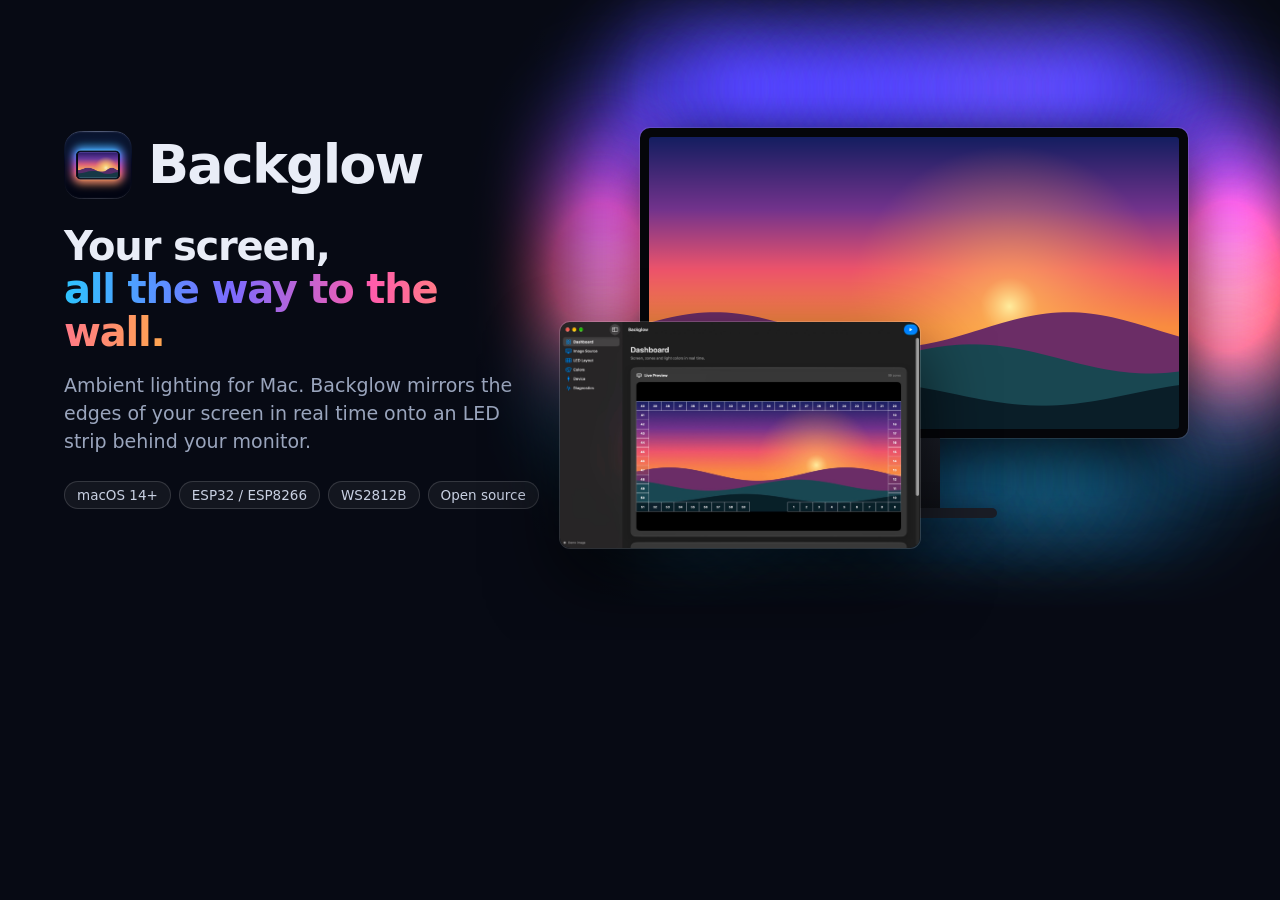
<file: docs/images/hero.html>
<!doctype html>
<html><head><meta charset="utf-8">
<!-- Source of backglow-hero.jpg, the README header. Render from this folder with:
  "/Applications/Google Chrome.app/Contents/MacOS/Google Chrome" --headless=new --hide-scrollbars \
    --force-device-scale-factor=2 --window-size=1280,640 --virtual-time-budget=2000 \
    --screenshot="$PWD/hero.png" "file://$PWD/hero.html"
  sips -s format jpeg -s formatOptions 90 hero.png --out backglow-hero.jpg && rm hero.png -->
<style>
  * { box-sizing: border-box; margin: 0; }
  html, body { width: 1280px; height: 640px; overflow: hidden; background: #070a14; }
  body { position: relative; font-family: -apple-system, "SF Pro Display", system-ui, sans-serif; color: #e9edf7; -webkit-font-smoothing: antialiased; }
  #wall { position: absolute; inset: 0; width: 1280px; height: 640px; }
  .text { position: absolute; left: 64px; top: 0; bottom: 0; width: 480px; display: flex; flex-direction: column; justify-content: center; }
  .brand { display: flex; align-items: center; gap: 16px; margin-bottom: 26px; }
  .brand img { width: 68px; height: 68px; }
  .brand span { font-size: 54px; font-weight: 700; letter-spacing: -0.035em; }
  h1 { font-size: 40px; line-height: 1.08; letter-spacing: -0.03em; font-weight: 700; margin-bottom: 18px; }
  .glow { background: linear-gradient(90deg, #2ec4ff, #7a6bff 35%, #ff5cab 65%, #ffa64f); -webkit-background-clip: text; background-clip: text; color: transparent; }
  p { color: #9aa5bd; font-size: 19px; line-height: 1.45; margin-bottom: 26px; }
  .chips { display: flex; flex-wrap: wrap; gap: 8px; }
  .chips span { font-size: 13.5px; color: #c9d1e3; border: 1px solid rgba(255,255,255,0.14); background: rgba(255,255,255,0.05); border-radius: 999px; padding: 5px 12px; }
  .monitor { position: absolute; left: 640px; top: 128px; width: 548px; height: 310px; border-radius: 10px; background: #05060a; padding: 9px; box-shadow: 0 0 0 1px rgba(255,255,255,0.10), 0 24px 60px rgba(0,0,0,0.55); }
  .monitor canvas { width: 530px; height: 292px; border-radius: 3px; display: block; }
  .stand { position: absolute; left: 884px; top: 438px; width: 56px; height: 72px; background: linear-gradient(#1a1d26, #11131a); }
  .foot { position: absolute; left: 837px; top: 508px; width: 160px; height: 10px; border-radius: 5px; background: #1a1d26; box-shadow: 0 10px 30px rgba(0,0,0,0.6); }
  .window { position: absolute; left: 560px; top: 322px; width: 360px; border-radius: 10px; overflow: hidden; box-shadow: 0 0 0 1px rgba(255,255,255,0.16), 0 30px 70px rgba(0,0,0,0.7); }
  .window img { width: 100%; display: block; }
</style></head>
<body>
<canvas id="wall" width="2560" height="1280"></canvas>
<div class="text">
  <div class="brand"><img src="../../Website/public/assets/icon.png" alt=""><span>Backglow</span></div>
  <h1>Your screen,<br><span class="glow">all the way to the wall.</span></h1>
  <p>Ambient lighting for Mac. Backglow mirrors the edges of your screen in real time onto an LED strip behind your monitor.</p>
  <div class="chips"><span>macOS 14+</span><span>ESP32 / ESP8266</span><span>WS2812B</span><span>Open source</span></div>
</div>
<div class="monitor"><canvas id="screen" width="1060" height="584"></canvas></div>
<div class="stand"></div><div class="foot"></div>
<div class="window"><img src="../../Website/public/assets/screens/en/dashboard.jpg" alt=""></div>
<script>
// The app's demo frame (ScreenshotMode.swift, DemoImage), without the letterbox bars.
const sc = document.getElementById('screen'), c = sc.getContext('2d');
const W = sc.width, H = sc.height;
const rgb = (r, g, b, a = 1) => `rgba(${r*255|0},${g*255|0},${b*255|0},${a})`;
// CoreGraphics draws with y up; flip so the code reads the same.
c.translate(0, H); c.scale(1, -1);
const sky = c.createLinearGradient(0, H * 0.35, 0, H);
[[0, rgb(.98,.55,.25)], [.3, rgb(.93,.33,.42)], [.62, rgb(.45,.20,.55)], [1, rgb(.08,.12,.38)]].forEach(([o, col]) => sky.addColorStop(o, col));
c.fillStyle = rgb(.98,.55,.25); c.fillRect(0, 0, W, H);
c.fillStyle = sky; c.fillRect(0, H * 0.35, W, H);
const sun = [W * 0.68, H * 0.42];
const glow = c.createRadialGradient(...sun, 0, ...sun, H * 0.55);
glow.addColorStop(0, rgb(1,.93,.62)); glow.addColorStop(.18, rgb(1,.75,.35,.6)); glow.addColorStop(1, rgb(1,.6,.3,0));
c.fillStyle = glow; c.fillRect(0, 0, W, H);
function hills(base, amp, phase, fill) {
  c.beginPath(); c.moveTo(0, 0);
  for (let s = 0; s <= 96; s++) { const x = W * s / 96; c.lineTo(x, H * base + amp * H * Math.sin(x / W * Math.PI * 3 + phase)); }
  c.lineTo(W, 0); c.closePath(); c.fillStyle = fill; c.fill();
}
hills(.34, .06, .4, rgb(.42,.18,.40)); hills(.24, .05, 2.1, rgb(.10,.28,.32)); hills(.12, .04, 4.0, rgb(.04,.12,.16));

// Backglow in miniature: average each edge zone and throw its color onto the wall.
const wall = document.getElementById('wall').getContext('2d');
wall.scale(2, 2);
const data = c.getImageData(0, 0, W, H).data;
function avg(x0, y0, w, h) {
  let r = 0, g = 0, b = 0, n = 0;
  for (let y = y0; y < y0 + h; y += 2) for (let x = x0; x < x0 + w; x += 2) {
    const i = (y * W + x) * 4; r += data[i]; g += data[i+1]; b += data[i+2]; n++;
  }
  return [r / n, g / n, b / n];
}
const M = { x: 640, y: 128, w: 548, h: 310 }, cols = 21, rows = 12, depth = 0.12;
const zones = [];
for (let i = 0; i < cols; i++) {
  const zx = Math.floor(i * W / cols), zw = Math.ceil(W / cols);
  zones.push({ col: avg(zx, 0, zw, H * depth | 0), px: M.x + (i + .5) * M.w / cols, py: M.y, dx: 0, dy: -1 });
  zones.push({ col: avg(zx, H - (H * depth | 0), zw, H * depth | 0), px: M.x + (i + .5) * M.w / cols, py: M.y + M.h, dx: 0, dy: 1 });
}
for (let j = 0; j < rows; j++) {
  const zy = Math.floor(j * H / rows), zh = Math.ceil(H / rows);
  zones.push({ col: avg(0, zy, W * depth | 0, zh), px: M.x, py: M.y + (j + .5) * M.h / rows, dx: -1, dy: 0 });
  zones.push({ col: avg(W - (W * depth | 0), zy, W * depth | 0, zh), px: M.x + M.w, py: M.y + (j + .5) * M.h / rows, dx: 1, dy: 0 });
}
wall.fillStyle = '#070a14'; wall.fillRect(0, 0, 1280, 640);
wall.filter = 'blur(38px) saturate(1.35)';
wall.globalCompositeOperation = 'lighter';
for (const z of zones) {
  const cx = z.px + z.dx * 40, cy = z.py + z.dy * 40, r = 120;
  const g = wall.createRadialGradient(cx, cy, 0, cx, cy, r);
  const [R, G, B] = z.col.map(v => v | 0);
  g.addColorStop(0, `rgba(${R},${G},${B},0.42)`); g.addColorStop(1, `rgba(${R},${G},${B},0)`);
  wall.fillStyle = g; wall.beginPath(); wall.arc(cx, cy, r, 0, Math.PI * 2); wall.fill();
}
// Fade the light out toward the text column so the headline stays readable.
wall.filter = 'none'; wall.globalCompositeOperation = 'source-over';
const fade = wall.createLinearGradient(0, 0, 640, 0);
fade.addColorStop(0, 'rgba(7,10,20,1)'); fade.addColorStop(.75, 'rgba(7,10,20,0.85)'); fade.addColorStop(1, 'rgba(7,10,20,0)');
wall.fillStyle = fade; wall.fillRect(0, 0, 640, 640);
</script>
</body></html>
</file>
